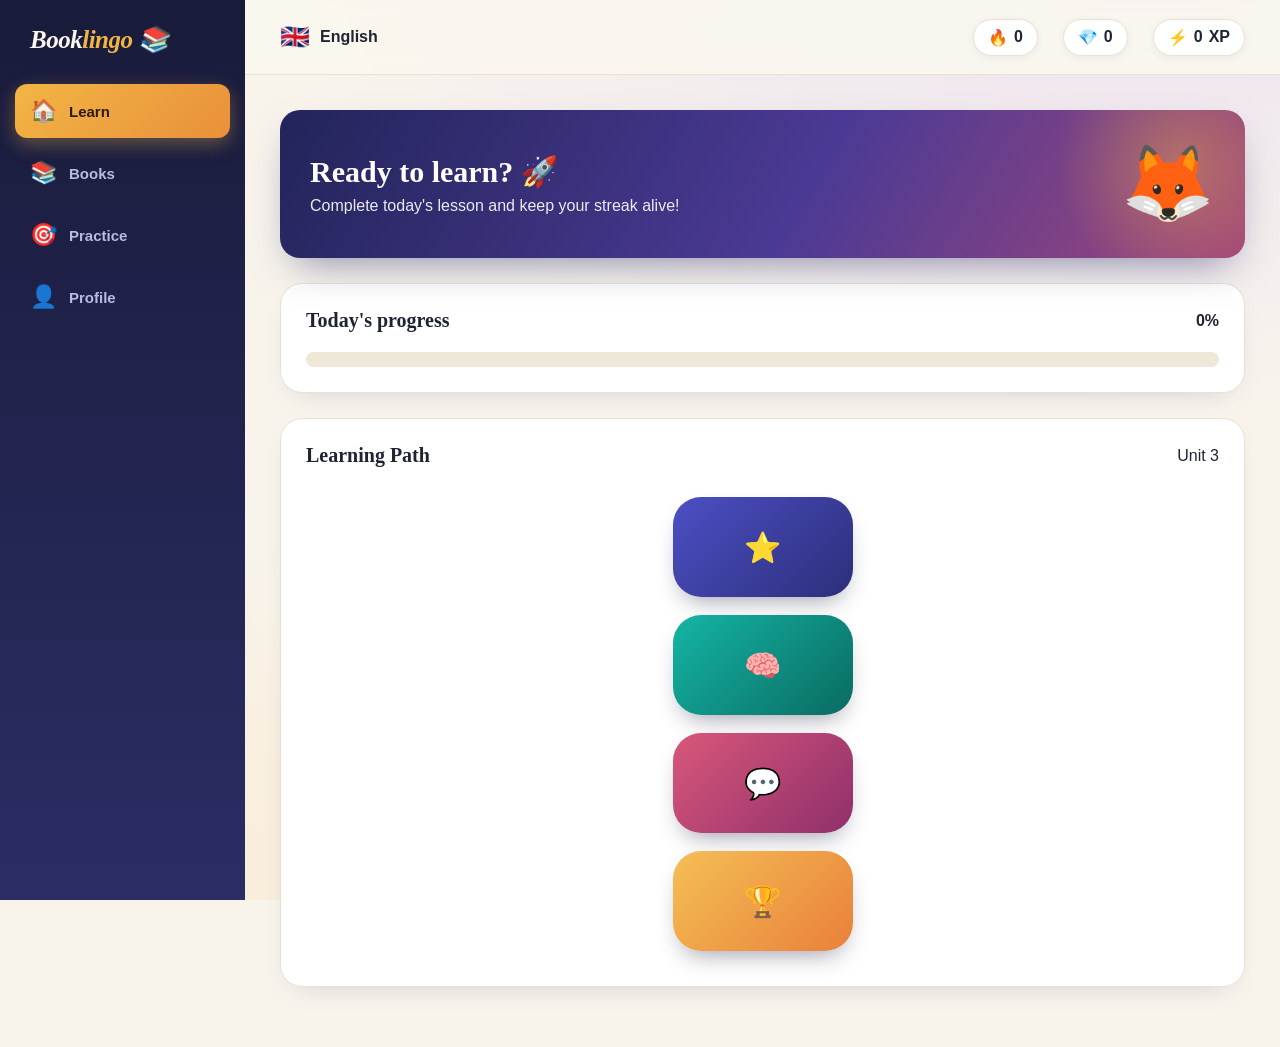
<file: index.html>
<!DOCTYPE html>
<html lang="en">
<head>
<meta charset="UTF-8" />
<meta name="viewport" content="width=device-width, initial-scale=1.0" />
<title>Booklingo — Learn & Discover Books</title>
<style>
*{box-sizing:border-box;margin:0;padding:0}
:root{--green:#0e8a7d;--dark-green:#46a302;--blue:#1cb0f6;--purple:#9b51e0;--orange:#ff9600;--yellow:#ffc800;--text:#263238;--muted:#718096;--bg:#f7f9fc;--border:#e5e7eb}
body{font-family:Arial,Helvetica,sans-serif;background:var(--bg);color:var(--text)}
.sidebar{position:fixed;left:0;top:0;width:245px;height:100vh;background:#fff;border-right:1px solid var(--border);padding:25px 15px;z-index:10}
.logo{font-size:25px;font-weight:900;color:var(--green);padding:0 15px 30px}.logo span{color:var(--blue)}
.nav{display:flex;flex-direction:column;gap:8px}
.nav button{border:0;background:transparent;padding:14px 15px;border-radius:12px;display:flex;align-items:center;gap:14px;font-size:15px;font-weight:bold;color:#52606d;cursor:pointer;text-align:left;transition:.2s}
.nav button:hover,.nav button.active{background:#e9f9df;color:var(--dark-green)}
.nav-icon{font-size:22px;width:25px}
.main{margin-left:245px;min-height:100vh}
.topbar{height:75px;background:#fff;border-bottom:1px solid var(--border);display:flex;align-items:center;justify-content:space-between;padding:0 35px;position:sticky;top:0;z-index:5}
.language{font-weight:bold;display:flex;gap:10px;align-items:center}.flag{font-size:24px}
.stats{display:flex;gap:25px;align-items:center}.stat{display:flex;align-items:center;gap:6px;font-weight:bold}
.page{max-width:1150px;margin:auto;padding:35px}
.section{display:none}.section.active{display:block;animation:fade .25s ease}
@keyframes fade{from{opacity:0;transform:translateY(5px)}to{opacity:1;transform:none}}
.hero{background:linear-gradient(135deg,#0e8a7d,#78df25);color:#fff;border-radius:20px;padding:30px;display:flex;justify-content:space-between;align-items:center;margin-bottom:25px;box-shadow:0 5px 0 #46a302}
.hero h1{font-size:30px;margin-bottom:8px}.hero p{opacity:.9}.hero-character{font-size:75px}
.card{background:#fff;border:1px solid var(--border);border-radius:18px;padding:25px;margin-bottom:25px}
.card-title{display:flex;justify-content:space-between;align-items:center;margin-bottom:20px}.card-title h2{font-size:20px}
.progress-bar{height:15px;background:#e8edf2;border-radius:20px;overflow:hidden}
.progress-fill{height:100%;width:65%;background:var(--green);border-radius:20px;transition:width .5s}
.path{display:flex;flex-direction:column;align-items:center;gap:18px;padding:10px 0}
.lesson{width:180px;height:100px;border-radius:22px;border:none;cursor:pointer;color:#fff;font-size:30px;font-weight:bold;box-shadow:0 5px 0 rgba(0,0,0,.15);transition:.15s}
.lesson:hover{transform:translateY(-3px)}.lesson:active{transform:translateY(2px);box-shadow:0 2px 0 rgba(0,0,0,.15)}
.lesson.green{background:var(--green)}.lesson.blue{background:var(--blue)}.lesson.purple{background:var(--purple)}.lesson.orange{background:var(--orange)}
.book-header{background:linear-gradient(135deg,#6c4cff,#9b51e0);color:#fff;border-radius:22px;padding:35px;margin-bottom:25px}
.book-header h1{font-size:32px;margin-bottom:8px}
.search-box{display:flex;gap:10px;margin-top:25px}
.search-box input{flex:1;border:none;outline:none;padding:17px 20px;border-radius:12px;font-size:16px}
.search-box button{border:none;background:var(--yellow);color:#513900;font-weight:bold;padding:0 25px;border-radius:12px;cursor:pointer;font-size:16px}
.book-results{display:grid;grid-template-columns:repeat(auto-fill,minmax(240px,1fr));gap:20px}
.book-card{background:#fff;border:1px solid var(--border);border-radius:18px;overflow:hidden;transition:.2s}
.book-card:hover{transform:translateY(-4px);box-shadow:0 8px 25px rgba(0,0,0,.08)}
.book-cover{height:270px;background:#edf2f7;display:flex;justify-content:center;align-items:center;overflow:hidden}
.book-cover img{width:100%;height:100%;object-fit:cover}.no-cover{font-size:60px}
.book-info{padding:18px}.book-info h3{margin-bottom:7px;font-size:18px}
.author{color:var(--blue);font-weight:bold;margin-bottom:12px}
.book-meta{color:var(--muted);font-size:13px;line-height:1.7}
.book-description{margin-top:12px;color:#52606d;font-size:14px;line-height:1.5}
.loading{text-align:center;padding:50px;color:var(--muted);grid-column:1/-1}
.goal-grid{display:grid;grid-template-columns:repeat(3,1fr);gap:15px}
.goal{padding:20px;border-radius:15px;background:#f8fafc;text-align:center}
.goal-icon{font-size:30px;margin-bottom:10px}.goal strong{display:block;font-size:22px}
.profile{text-align:center}
.avatar{width:100px;height:100px;background:#e9f9df;border-radius:50%;display:flex;align-items:center;justify-content:center;font-size:55px;margin:0 auto 15px}
.achievements{display:grid;grid-template-columns:repeat(4,1fr);gap:15px;margin-top:25px}
.achievement{background:#fff;border:1px solid var(--border);border-radius:15px;padding:20px;text-align:center}
.achievement div{font-size:35px;margin-bottom:10px}
.modal{position:fixed;inset:0;background:rgba(0,0,0,.55);display:none;align-items:center;justify-content:center;z-index:100;padding:20px}
.modal.show{display:flex}
.modal-box{background:#fff;border-radius:22px;padding:30px;max-width:500px;width:100%;text-align:center;max-height:95vh;overflow:auto}
.question{font-size:28px;font-weight:bold;margin:25px 0}
.answers{display:grid;gap:10px}
.answer{padding:15px;background:#fff;border:2px solid #d9e0e6;border-radius:12px;cursor:pointer;font-size:16px;font-weight:bold}
.answer:hover{background:#f1f8ff;border-color:var(--blue)}
.close{margin-top:20px;border:none;background:#edf2f7;padding:12px 25px;border-radius:10px;cursor:pointer;font-weight:bold}
/* practice */
.modes{display:grid;grid-template-columns:repeat(auto-fill,minmax(220px,1fr));gap:15px}
.mode{border:2px solid var(--border);border-bottom-width:5px;background:#fff;border-radius:18px;padding:22px;text-align:center;cursor:pointer;transition:.15s;font-family:inherit}
.mode:hover{transform:translateY(-3px);border-color:var(--blue)}
.mode .goal-icon{font-size:42px}.mode strong{display:block;font-size:17px;margin:6px 0}.mode small{color:var(--muted)}
.p-top{display:flex;align-items:center;gap:12px;font-weight:bold}.p-top .progress-bar{flex:1}
.big{font-size:70px;margin-top:15px}.hint{color:var(--muted);margin-bottom:10px}
.p-input{width:100%;padding:15px;font-size:20px;text-align:center;border:2px solid #d9e0e6;border-radius:12px;outline:none;margin-bottom:12px}
.p-input:focus{border-color:var(--blue)}
.p-btn{border:none;background:var(--green);color:#fff;font-weight:bold;font-size:16px;padding:14px 30px;border-radius:12px;cursor:pointer;box-shadow:0 4px 0 var(--dark-green);margin:5px}
.p-btn.alt{background:#edf2f7;color:var(--text);box-shadow:0 4px 0 #cbd5e0}
.match-grid{display:grid;grid-template-columns:1fr 1fr;gap:10px;margin-top:20px}
.tile{padding:14px 8px;border:2px solid #d9e0e6;border-radius:12px;background:#fff;font-weight:bold;cursor:pointer;font-size:15px;font-family:inherit}
.tile.sel{border-color:var(--blue);background:#e6f6fe}.tile.done{visibility:hidden}
.shake{animation:sh .3s}@keyframes sh{25%{transform:translateX(-6px)}75%{transform:translateX(6px)}}
.msg{min-height:26px;margin-top:14px;font-weight:bold}
.book-actions{display:flex;gap:8px;margin-top:14px;flex-wrap:wrap}
.b-listen{border:none;background:var(--purple);color:#fff;font-weight:bold;padding:10px 14px;border-radius:10px;cursor:pointer;font-size:13px;box-shadow:0 3px 0 #7a3cbb}
.b-lang{padding:9px 8px;border-radius:10px;border:1px solid var(--border);font-size:13px;background:#fff}
.b-full{background:#edf2f7;color:var(--text);text-decoration:none;font-weight:bold;padding:10px 14px;border-radius:10px;font-size:13px;box-shadow:0 3px 0 #cbd5e0}
.player{position:fixed;bottom:0;left:245px;right:0;background:#fff;border-top:1px solid var(--border);box-shadow:0 -4px 20px rgba(0,0,0,.08);padding:12px 25px;display:none;align-items:center;gap:14px;z-index:50}
.player.show{display:flex}.player .pinfo{flex:1;min-width:0}
.player .pinfo strong{display:block;white-space:nowrap;overflow:hidden;text-overflow:ellipsis}.player .pinfo small{color:var(--muted)}
.player button{border:none;background:var(--purple);color:#fff;width:42px;height:42px;border-radius:50%;font-size:16px;cursor:pointer}
.player button.stop{background:#edf2f7;color:var(--text)}.player select{padding:8px;border-radius:8px;border:1px solid var(--border)}
@media(max-width:750px){.player{left:70px;padding:10px 12px}
.sidebar{width:70px;padding:15px 8px}.logo{font-size:0;text-align:center;padding:10px 0 25px}.logo:first-letter{font-size:25px}
.nav button{justify-content:center;padding:14px 5px}.nav-text{display:none}.main{margin-left:70px}
.topbar{padding:0 15px}.stats{gap:10px;font-size:13px}.page{padding:20px 12px}.hero-character{display:none}
.goal-grid,.achievements{grid-template-columns:repeat(2,1fr)}.search-box{flex-direction:column}.search-box button{padding:15px}}

/* ===== BOOKLINGO THEME: ink, amber & plum ===== */
:root{--green:#3d3f9e;--dark-green:#2c2e7a;--blue:#0e8a7d;--purple:#c2456e;--orange:#e9a23b;--yellow:#f2b544;--text:#1f2433;--muted:#6b7280;--bg:#f8f4ec;--border:#e9e1d2;--cream:#fbf7ef}
body{background:radial-gradient(900px 500px at 90% -10%,rgba(190,160,255,.22),transparent),radial-gradient(700px 400px at 0 100%,rgba(255,200,120,.22),transparent),var(--bg);background-attachment:fixed}
h1,h2,h3,.question,.logo{font-family:Georgia,"Palatino Linotype",serif}
.sidebar{background:linear-gradient(180deg,#191b3a,#2a2d63);border-right:none}
.logo{color:var(--cream);font-style:italic;letter-spacing:-.5px}.logo span{color:var(--yellow)}
.nav button{color:#b9bce0}
.nav button:hover{background:rgba(255,255,255,.09);color:#fff}
.nav button.active{background:linear-gradient(135deg,#f2b544,#e9903b);color:#2a1a00;box-shadow:0 6px 18px rgba(242,181,68,.35)}
.topbar{background:rgba(251,247,239,.85);backdrop-filter:blur(10px);border-bottom:1px solid var(--border)}
.stat{background:#fff;border:1px solid var(--border);padding:8px 14px;border-radius:999px;box-shadow:0 2px 8px rgba(25,27,58,.06)}
.hero{background:linear-gradient(120deg,#22245a 0%,#4b3a94 55%,#a2467a 100%);box-shadow:0 18px 40px -15px rgba(43,45,110,.55);position:relative;overflow:hidden}
.hero::after{content:"";position:absolute;right:-60px;top:-70px;width:250px;height:250px;border-radius:50%;background:radial-gradient(circle,rgba(242,181,68,.4),transparent 70%)}
.hero>*{position:relative;z-index:1}
.card{border-radius:22px;border-color:var(--border);box-shadow:0 10px 30px -18px rgba(25,27,58,.28)}
.progress-bar{background:#efe8d9}.progress-fill{background:linear-gradient(90deg,#f2b544,#e9663b)}
.lesson{border-radius:28px;box-shadow:0 12px 24px -10px rgba(25,27,58,.45)}
.lesson:active{box-shadow:0 4px 10px -6px rgba(25,27,58,.5)}
.lesson.green{background:linear-gradient(135deg,#4c4fc4,#2c2e7a)}
.lesson.blue{background:linear-gradient(135deg,#14b5a5,#0a6b61)}
.lesson.purple{background:linear-gradient(135deg,#d9577a,#8f2f6b)}
.lesson.orange{background:linear-gradient(135deg,#f5bf55,#e9803b)}
.book-header{background:linear-gradient(120deg,#0b3b3a,#0e6f68 50%,#2c2e7a);box-shadow:0 18px 40px -15px rgba(11,59,58,.55)}
.search-box button{background:linear-gradient(135deg,#f2b544,#e9903b);color:#2a1a00}
.book-card{border-radius:20px}
.book-card:hover{box-shadow:0 18px 36px -18px rgba(25,27,58,.4)}
.book-cover{background:linear-gradient(135deg,#efe8d9,#e4d9c3)}
.author{color:var(--purple)}
.goal{background:var(--cream);border:1px solid var(--border)}
.avatar{background:linear-gradient(135deg,rgba(242,181,68,.35),rgba(194,69,110,.3))}
.achievement{border-radius:18px}
.mode{border:1px solid var(--border);border-radius:20px;box-shadow:0 10px 24px -18px rgba(25,27,58,.3)}
.mode:hover{border-color:var(--green);box-shadow:0 16px 30px -16px rgba(61,63,158,.45)}
.p-btn{background:linear-gradient(135deg,#4c4fc4,#2c2e7a);box-shadow:0 8px 18px -8px rgba(44,46,122,.6)}
.p-btn.alt{background:#efe8d9;color:var(--text);box-shadow:none}
.answer{border-radius:14px;border-color:var(--border);background:#fffdf8}
.answer:hover{background:#f1f0ff;border-color:var(--green)}
.tile{border-color:var(--border);background:#fffdf8}
.tile.sel{border-color:var(--green);background:#eceaff}
.p-input:focus{border-color:var(--green)}
.modal{background:rgba(25,27,58,.6);backdrop-filter:blur(4px)}
.modal-box{border-radius:26px;background:var(--cream)}
.close{background:#efe8d9}
.b-listen{background:linear-gradient(135deg,#d9577a,#8f2f6b);box-shadow:none}
.b-full{background:#efe8d9;box-shadow:none}
.player{background:rgba(255,253,248,.93);backdrop-filter:blur(10px)}
.player button{background:var(--green)}.player button.stop{background:#efe8d9}
.avatars{display:flex;justify-content:center;gap:8px;flex-wrap:wrap;margin:-2px 0 14px}.avatars button{width:40px;height:40px;border-radius:50%;border:2px solid var(--border);background:#fffdf8;font-size:20px;cursor:pointer;transition:.15s}.avatars button:hover{transform:scale(1.12);border-color:var(--yellow)}
.timeline{margin-top:14px;font-size:18px;font-family:Georgia,serif}.rates{color:var(--muted);font-size:13px;margin-top:6px}
</style>
</head>
<body>
<aside class="sidebar">
  <div class="logo">Book<span>lingo</span> 📚</div>
  <nav class="nav">
    <button class="active" onclick="showSection('learn',this)"><span class="nav-icon">🏠</span><span class="nav-text">Learn</span></button>
    <button onclick="showSection('books',this)"><span class="nav-icon">📚</span><span class="nav-text">Books</span></button>
    <button onclick="showSection('practice',this)"><span class="nav-icon">🎯</span><span class="nav-text">Practice</span></button>
    <button onclick="showSection('profile',this)"><span class="nav-icon">👤</span><span class="nav-text">Profile</span></button>
  </nav>
</aside>

<main class="main">
  <header class="topbar">
    <div class="language"><span class="flag">🇬🇧</span><span>English</span></div>
    <div class="stats">
      <div class="stat">🔥 <span id="streak">7</span></div>
      <div class="stat">💎 <span id="gems">350</span></div>
      <div class="stat">⚡ <span id="xp">1,240</span> XP</div>
    </div>
  </header>
  <div class="page">

    <section id="learn" class="section active">
      <div class="hero"><div><h1>Ready to learn? 🚀</h1><p>Complete today's lesson and keep your streak alive!</p></div><div class="hero-character" id="heroChar">🦊</div></div>
      <div class="card">
        <div class="card-title"><h2>Today's progress</h2><strong id="dayPct">65%</strong></div>
        <div class="progress-bar"><div class="progress-fill" id="dayFill"></div></div>
      </div>
      <div class="card">
        <div class="card-title"><h2>Learning Path</h2><span>Unit 3</span></div>
        <div class="path">
          <button class="lesson green" onclick="startLesson(1)" title="Word Meaning">⭐</button>
          <button class="lesson blue" onclick="startLesson(2)" title="Listening">🧠</button>
          <button class="lesson purple" onclick="startLesson(3)" title="Spelling">💬</button>
          <button class="lesson orange" onclick="startLesson(4)" title="Word Match">🏆</button>
        </div>
      </div>
    </section>

    <section id="books" class="section">
      <div class="book-header">
        <h1>📚 Discover a Book</h1>
        <p>Type a book name and get information instantly.</p>
        <div class="search-box">
          <input id="bookSearch" type="text" placeholder="Try: Harry Potter, The Hobbit..." onkeydown="if(event.key==='Enter')searchBooks()" />
          <button onclick="searchBooks()">🔍 Search</button>
        </div>
      </div>
      <div id="bookResults" class="book-results"><div class="loading">🔎 Search for a book to get started.</div></div>
    </section>

    <section id="practice" class="section">
      <div class="hero"><div><h1>Practice makes progress! 🎯</h1><p>Review words you've learned recently.</p></div><div class="hero-character">🧠</div></div>
      <div class="card">
        <div class="card-title"><h2>Daily Goals</h2></div>
        <div class="goal-grid">
          <div class="goal"><div class="goal-icon">⭐</div><strong id="gXp">0</strong><span>XP earned today</span></div>
          <div class="goal"><div class="goal-icon">📖</div><strong id="gWords">0</strong><span>Words reviewed</span></div>
          <div class="goal"><div class="goal-icon">🎧</div><strong id="gListen">0</strong><span>Listening exercises</span></div>
        </div>
      </div>
      <div class="card">
        <div class="card-title"><h2>Choose a Practice Mode</h2></div>
        <div class="modes">
          <button class="mode" onclick="startPractice('choice')"><div class="goal-icon">🧠</div><strong>Word Meaning</strong><small>Pick the right definition</small></button>
          <button class="mode" onclick="startPractice('listen')"><div class="goal-icon">🎧</div><strong>Listening</strong><small>Hear a word, choose it</small></button>
          <button class="mode" onclick="startPractice('type')"><div class="goal-icon">⌨️</div><strong>Spelling</strong><small>Type the word from its clue</small></button>
          <button class="mode" onclick="startPractice('match')"><div class="goal-icon">🧩</div><strong>Word Match</strong><small>Pair words with meanings</small></button>
        </div>
      </div>
    </section>

    <section id="profile" class="section">
      <div class="card profile">
        <div class="avatar" id="avatar">🦊</div>
        <div class="avatars"><button onclick="setAvatar('🦊')">🦊</button><button onclick="setAvatar('🐼')">🐼</button><button onclick="setAvatar('🦁')">🦁</button><button onclick="setAvatar('🐱')">🐱</button><button onclick="setAvatar('🐧')">🐧</button><button onclick="setAvatar('🦄')">🦄</button><button onclick="setAvatar('🐸')">🐸</button><button onclick="setAvatar('📚')">📚</button></div>
        <h1>Language Explorer</h1>
        <p style="color:#718096;margin-top:7px">Learning English</p>
        <p class="timeline">⏱ <b id="pTime">0m</b> spent learning</p>
        <p class="rates">Earn 2 XP every minute and 1 💎 every 5 minutes. Use the app 5+ minutes a day to grow your 🔥 streak.</p>
        <div class="achievements">
          <div class="achievement"><div>🔥</div><strong id="pStreak">0</strong><br><small>Day streak</small></div>
          <div class="achievement"><div>⭐</div><strong id="pXp">1,240</strong><br><small>Total XP</small></div>
          <div class="achievement"><div>📚</div><strong id="pLessons">42</strong><br><small>Lessons</small></div>
          <div class="achievement"><div>💎</div><strong id="pGems">0</strong><br><small>Diamonds</small></div>
        </div>
      </div>
    </section>

  </div>
</main>

<div id="player" class="player">
  <span style="font-size:26px">🎧</span>
  <div class="pinfo"><strong id="pTitle"></strong><small id="pStatus"></small></div>
  <select id="pRate" title="Speed"><option value="0.8">0.8x</option><option value="1" selected>1x</option><option value="1.25">1.25x</option><option value="1.5">1.5x</option></select>
  <button id="pPause" onclick="togglePause()">⏸</button>
  <button class="stop" onclick="stopBook()">⏹</button>
</div>

<div id="pModal" class="modal"><div class="modal-box">
  <div id="pBody"></div>
  <button class="close" onclick="closePractice()">Quit</button>
</div></div>

<script>
const $=id=>document.getElementById(id);
function setAvatar(e){$("avatar").textContent=e;$("heroChar").textContent=e}
function showSection(id,button){
  document.querySelectorAll(".section").forEach(s=>s.classList.remove("active"));
  $(id).classList.add("active");
  document.querySelectorAll(".nav button").forEach(b=>b.classList.remove("active"));
  button.classList.add("active");
  window.scrollTo({top:0,behavior:"smooth"});
}

/* ---------- USAGE TRACKING ---------- */
const STORE="booklingo_usage_v1";
const dkey=(n=0)=>{const d=new Date();d.setDate(d.getDate()-n);return d.toLocaleDateString("en-CA")};
let T={secs:0,days:{},bonusXp:0,bonusGems:0,lessons:0};
try{const r=localStorage.getItem(STORE);if(r)T=Object.assign(T,JSON.parse(r))}catch(e){}
function save(){try{localStorage.setItem(STORE,JSON.stringify(T))}catch(e){}}
function fmt(x){const h=Math.floor(x/3600),m=Math.floor(x%3600/60);return h?`${h}h ${m}m`:`${m}m`}
function streak(){
  let n=(T.days[dkey()]||0)>=300?0:1,c=0;
  while((T.days[dkey(n)]||0)>=300){c++;n++}
  return c;
}
function render(){
  const xp=Math.floor(T.secs/60)*2+T.bonusXp,gems=Math.floor(T.secs/300)+T.bonusGems,st=streak();
  $("xp").innerText=$("pXp").innerText=xp.toLocaleString();
  $("gems").innerText=$("pGems").innerText=gems.toLocaleString();
  $("streak").innerText=$("pStreak").innerText=st;
  $("pLessons").innerText=T.lessons;
  $("pTime").innerText=fmt(T.secs);
  const pct=Math.min(100,Math.round((T.days[dkey()]||0)/9));
  $("dayPct").innerText=pct+"%";$("dayFill").style.width=pct+"%";
}
setInterval(()=>{
  if(document.hidden)return;
  T.secs++;const k=dkey();T.days[k]=(T.days[k]||0)+1;
  if(T.secs%5===0){save();render()}
},1000);
document.addEventListener("visibilitychange",()=>{if(document.hidden)save()});
window.addEventListener("pagehide",save);
render();

/* ---------- PRACTICE ENGINE ---------- */
const WORDS=[["Happy","Feeling good","😊"],["Sad","Feeling unhappy","😢"],["Angry","Feeling very mad","😡"],["Tired","Needing sleep","😴"],["Big","Large in size","🐘"],["Small","Little in size","🐜"],["Fast","Moving quickly","🚀"],["Cold","Low temperature","🥶"],["Hungry","Wanting food","🍕"],["Brave","Not afraid","🦁"],["Book","Pages you read","📖"],["Friend","Someone you like","🤝"]];
const shuffle=a=>[...a].sort(()=>Math.random()-.5);
const num=id=>Number($(id).innerText.replace(/,/g,""));
let S=null,lock=false,dayPct=65;

function startLesson(n){startPractice(["choice","listen","type","match"][n-1]||"choice")}
function startPractice(mode){
  S={mode,i:0,hearts:3,score:0,total:mode==="match"?1:6,qs:shuffle(WORDS)};
  lock=false;$("pModal").classList.add("show");nextQ();
}
function closePractice(){$("pModal").classList.remove("show");if(window.speechSynthesis)speechSynthesis.cancel()}
function head(){return `<div class="p-top"><div class="progress-bar"><div class="progress-fill" style="width:${S.i/S.total*100}%"></div></div><span id="hearts">❤️ ${S.hearts}</span></div>`}
function speak(t){if(!window.speechSynthesis)return;speechSynthesis.cancel();const u=new SpeechSynthesisUtterance(t);u.lang="en-US";speechSynthesis.speak(u)}
function options(w){return shuffle([w,...shuffle(WORDS.filter(x=>x!==w)).slice(0,2)])}

function nextQ(){
  lock=false;
  if(S.hearts<=0||S.i>=S.total)return finish();
  if(S.mode==="match")return matchGame();
  const w=S.qs[S.i];let h=head();
  if(S.mode==="choice")
    h+=`<div class="question">What does "${w[0]}" mean?</div><div class="answers">${options(w).map(o=>`<button class="answer" onclick="check(${o===w},'${w[1]}',this)">${o[2]} ${o[1]}</button>`).join("")}</div>`;
  else if(S.mode==="listen")
    h+=`<div class="question">Which word do you hear?</div><button class="p-btn" onclick="speak('${w[0]}')">🔊 Play</button><div class="answers" style="margin-top:15px">${options(w).map(o=>`<button class="answer" onclick="check(${o===w},'${w[0]}',this)">${o[0]}</button>`).join("")}</div>`;
  else
    h+=`<div class="big">${w[2]}</div><div class="question" style="margin:10px 0">${w[1]}</div><div class="hint">Starts with "${w[0][0]}" · ${w[0].length} letters</div><input id="typed" class="p-input" autocomplete="off" onkeydown="if(event.key==='Enter')checkTyped()"><br><button class="p-btn" onclick="checkTyped()">Check</button>`;
  $("pBody").innerHTML=h+`<div class="msg" id="msg"></div>`;
  if(S.mode==="listen")speak(w[0]);
  if(S.mode==="type")$("typed").focus();
}
function result(ok,right){
  $("msg").innerHTML=ok?"✅ Correct!":"❌ Answer: "+right;
  if(ok)S.score++;else S.hearts--;
  S.i++;setTimeout(nextQ,ok?800:1600);
}
function check(ok,right,btn){
  if(lock)return;lock=true;
  btn.style.background=ok?"#d5f5ee":"#fde1e7";
  btn.style.borderColor=ok?"#0e8a7d":"#c2456e";
  result(ok,right);
}
function checkTyped(){
  if(lock)return;lock=true;
  const w=S.qs[S.i],inp=$("typed"),ok=inp.value.trim().toLowerCase()===w[0].toLowerCase();
  inp.style.borderColor=ok?"#0e8a7d":"#c2456e";
  result(ok,w[0]);
}

function matchGame(){
  const p=S.qs.slice(0,5);S.left=5;S.pick=null;
  const L=shuffle(p).map(w=>`<button class="tile" data-k="${w[0]}" data-s="L">${w[0]}</button>`);
  const R=shuffle(p).map(w=>`<button class="tile" data-k="${w[0]}" data-s="R">${w[1]}</button>`);
  let cells="";for(let i=0;i<5;i++)cells+=L[i]+R[i];
  $("pBody").innerHTML=head()+`<div class="question" style="font-size:22px;margin:15px 0 0">Match each word with its meaning</div><div class="match-grid">${cells}</div>`;
  document.querySelectorAll(".tile").forEach(t=>t.onclick=()=>tile(t));
}
function tile(t){
  if(t.classList.contains("done"))return;
  const p=S.pick;
  if(!p||p.dataset.s===t.dataset.s){if(p)p.classList.remove("sel");t.classList.add("sel");S.pick=t;return}
  p.classList.remove("sel");S.pick=null;
  if(p.dataset.k===t.dataset.k){
    p.classList.add("done");t.classList.add("done");S.score++;S.left--;
    if(!S.left){S.i=S.total;setTimeout(nextQ,400)}
  }else{
    S.hearts--;$("hearts").textContent="❤️ "+S.hearts;
    [p,t].forEach(x=>{x.classList.add("shake");setTimeout(()=>x.classList.remove("shake"),300)});
    if(S.hearts<=0)setTimeout(nextQ,400);
  }
}

function finish(){
  const xp=S.score*10,won=S.hearts>0,max=S.mode==="match"?5:S.total;
  $("gXp").innerText=num("gXp")+xp;
  $("gWords").innerText=num("gWords")+(S.mode==="match"?5:S.i);
  if(S.mode==="listen")$("gListen").innerText=num("gListen")+S.i;
  T.bonusXp+=xp;T.bonusGems+=S.score;if(won)T.lessons++;save();render();
  $("pBody").innerHTML=`<div class="big">${won?"🎉":"💔"}</div><div class="question">${won?"Lesson complete!":"Out of hearts!"}</div><p>Score: <b>${S.score}/${max}</b> · +${xp} XP</p><br><button class="p-btn" onclick="startPractice('${S.mode}')">Again</button><button class="p-btn alt" onclick="closePractice()">Done</button>`;
}

/* ---------- BOOK AUDIO ---------- */
// code: [speech locale, name, "by", "First published in"]
const LANGS={eng:["en-US","English","by","First published in"],fre:["fr-FR","Français","par","Première publication en"],spa:["es-ES","Español","de","Primera publicación en"],ger:["de-DE","Deutsch","von","Erstveröffentlichung"],ita:["it-IT","Italiano","di","Prima pubblicazione nel"],por:["pt-PT","Português","de","Primeira publicação em"],rus:["ru-RU","Русский","автор","Впервые опубликовано в"],jpn:["ja-JP","日本語","著者","初版"],chi:["zh-CN","中文","作者","首次出版于"],kor:["ko-KR","한국어","저자","초판"],ara:["ar-SA","العربية","بقلم","نُشر لأول مرة في"],tur:["tr-TR","Türkçe","yazar","İlk yayın yılı"],hin:["hi-IN","हिन्दी","लेखक","पहला प्रकाशन"],uzb:["uz-UZ","Oʻzbekcha","muallif","Birinchi nashr"]};
function langOptions(codes){
  let l=(codes||[]).filter(c=>LANGS[c]);l=[...new Set(l)];
  if(!l.length)l=["eng"];
  return l.map(c=>`<option value="${c}">🔊 ${LANGS[c][1]}</option>`).join("");
}
function getVoice(loc){
  const v=window.speechSynthesis?speechSynthesis.getVoices():[];
  return v.find(x=>x.lang.replace("_","-")===loc)||v.find(x=>x.lang.toLowerCase().startsWith(loc.slice(0,2)))||null;
}
const clean=t=>String(t||"").replace(/\[([^\]]*)\]\([^)]*\)/g,"$1").replace(/-{3,}[\s\S]*/,"").replace(/[\r\n]+/g," ").trim();
const txt=v=>typeof v==="string"?v:(v&&v.value)||"";
let bq=[],bi=0,bOn=false,bPaused=false,bTok=0;

async function listenBook(btn){
  if(!window.speechSynthesis){alert("Your browser doesn't support audio playback.");return}
  stopBook();const d=btn.dataset,tok=bTok;
  const lc=btn.closest(".book-actions").querySelector("select").value,L=LANGS[lc]||LANGS.eng;
  $("pTitle").textContent=d.title;$("pStatus").textContent="Loading...";$("player").classList.add("show");
  let desc="",dl="eng";
  try{
    if(d.key){
      const r=await fetch("https://openlibrary.org"+d.key+".json");
      if(r.ok)desc=clean(txt((await r.json()).description));
      if(lc!=="eng"){
        // look for an edition written in the chosen language
        const er=await fetch("https://openlibrary.org"+d.key+"/editions.json?limit=100");
        if(er.ok){
          const ed=((await er.json()).entries||[]).find(e=>(e.languages||[]).some(x=>x.key==="/languages/"+lc)&&(e.description||e.first_sentence));
          if(ed){desc=clean(txt(ed.description)||txt(ed.first_sentence));dl=lc}
        }
      }else dl="eng";
    }
  }catch(e){console.error(e)}
  if(tok!==bTok)return;
  if(lc==="eng")dl="eng";
  const segs=[{t:d.title,l:lc},{t:`${L[2]} ${d.author}. ${L[3]} ${d.year}.`,l:lc}];
  if(desc)segs.push({t:desc,l:dl});
  else segs.push({t:"No description is available for this book.",l:"eng"});
  bq=segs.flatMap(g=>{
    const parts=(g.t.match(/[^.!?。！？]+[.!?。！？]*\s*/g)||[g.t]).flatMap(x=>x.length>220?x.match(/.{1,200}(\s|$)/g):[x]);
    return parts.map(t=>({t,l:(LANGS[g.l]||LANGS.eng)[0]}));
  });
  bi=0;bOn=true;bPaused=false;$("pPause").textContent="⏸";
  const noVoice=!getVoice(L[0]);
  $("pStatus").textContent=noVoice?`Playing (no ${L[1]} voice on this device, using default)`:(dl!==lc?`Playing in ${L[1]} · description only in English`:`Playing in ${L[1]}`);
  speakNext(tok);
}
function speakNext(tok){
  if(tok!==bTok||!bOn)return;
  if(bi>=bq.length){bOn=false;$("pStatus").textContent="Finished";$("pPause").textContent="▶";return}
  const c=bq[bi],u=new SpeechSynthesisUtterance(c.t);
  u.lang=c.l;const v=getVoice(c.l);if(v)u.voice=v;
  u.rate=Number($("pRate").value);
  u.onend=()=>{if(tok===bTok){bi++;speakNext(tok)}};
  speechSynthesis.speak(u);
}
function togglePause(){
  if(!bq.length)return;
  if(!bOn){bTok++;bi=0;bOn=true;bPaused=false;$("pStatus").textContent="Playing";$("pPause").textContent="⏸";speakNext(bTok);return}
  if(bPaused){speechSynthesis.resume();bPaused=false;$("pStatus").textContent="Playing";$("pPause").textContent="⏸"}
  else{speechSynthesis.pause();bPaused=true;$("pStatus").textContent="Paused";$("pPause").textContent="▶"}
}
function stopBook(){bTok++;bOn=false;bPaused=false;bq=[];if(window.speechSynthesis){speechSynthesis.cancel();speechSynthesis.resume()}$("player").classList.remove("show")}
if(window.speechSynthesis)speechSynthesis.getVoices();

/* ---------- BOOK SEARCH ---------- */
async function searchBooks(){
  const query=$("bookSearch").value.trim(),results=$("bookResults");
  if(!query){results.innerHTML=`<div class="loading">✏️ Type a book name first.</div>`;return}
  results.innerHTML=`<div class="loading">🔎 Searching for "${escapeHTML(query)}"...</div>`;
  try{
    const r=await fetch("https://openlibrary.org/search.json?q="+encodeURIComponent(query)+"&limit=12");
    if(!r.ok)throw new Error("Search failed");
    const data=await r.json();
    if(!data.docs||!data.docs.length){results.innerHTML=`<div class="loading">😕 No books found. Try another title.</div>`;return}
    results.innerHTML=data.docs.slice(0,12).map(createBookCard).join("");
  }catch(e){
    console.error(e);
    results.innerHTML=`<div class="loading">⚠️ Could not search right now.<br><br>Please check your internet connection.</div>`;
  }
}
function createBookCard(book){
  const title=book.title||"Unknown title";
  const author=book.author_name?book.author_name.slice(0,2).join(", "):"Unknown author";
  const year=book.first_publish_year||"Unknown";
  const pages=book.number_of_pages_median?book.number_of_pages_median+" pages":"Page count unavailable";
  const subjects=book.subject?book.subject.slice(0,3).join(", "):"No genre information";
  const cover=book.cover_i?`<img src="https://covers.openlibrary.org/b/id/${book.cover_i}-M.jpg" alt="${escapeHTML(title)} cover">`:`<div class="no-cover">📖</div>`;
  return `<article class="book-card"><div class="book-cover">${cover}</div><div class="book-info"><h3>${escapeHTML(title)}</h3><div class="author">${escapeHTML(author)}</div><div class="book-meta">📅 First published: ${escapeHTML(String(year))}<br>📄 ${escapeHTML(pages)}<br>🏷️ ${escapeHTML(subjects)}</div><p class="book-description">${book.edition_count?book.edition_count+" editions found.":"Book information available."}</p><div class="book-actions"><select class="b-lang" title="Audio language">${langOptions(book.language)}</select><button class="b-listen" data-key="${escapeHTML(book.key||"")}" data-title="${escapeHTML(title)}" data-author="${escapeHTML(author)}" data-year="${escapeHTML(String(year))}" onclick="listenBook(this)">🎧 Listen to summary</button><a class="b-full" target="_blank" rel="noopener" href="https://librivox.org/search?q=${encodeURIComponent(title)}&search_form=advanced">📻 Full audiobook</a></div></div></article>`;
}
function escapeHTML(v){return String(v).replace(/&/g,"&amp;").replace(/</g,"&lt;").replace(/>/g,"&gt;").replace(/"/g,"&quot;").replace(/'/g,"&#039;")}
</script>
</body>
</html>
</file>
